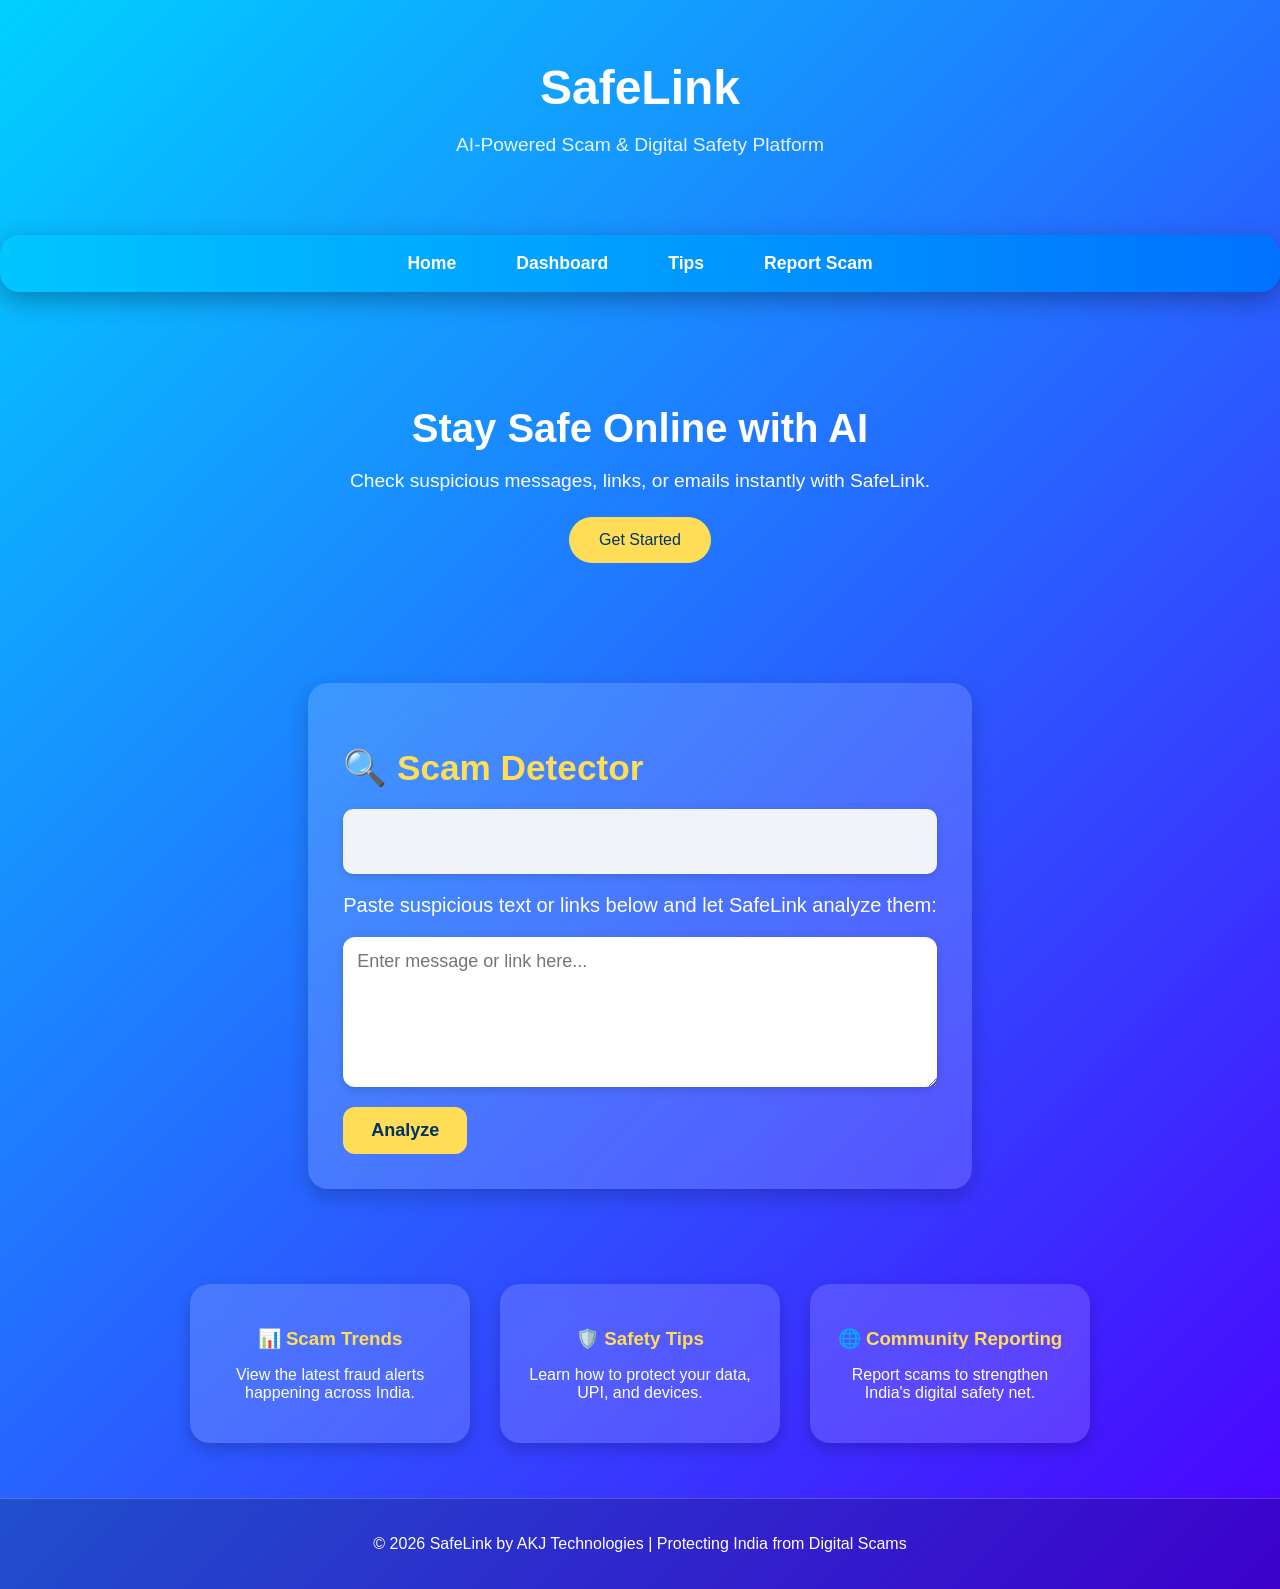
<file: index.html>
<!DOCTYPE html>
<html lang="en">
<head>
  <meta charset="UTF-8">
  <meta name="viewport" content="width=device-width, initial-scale=1.0">
  <title>SafeLink - Scam & Digital Safety Platform</title>
  <link rel="stylesheet" href="style.css">
</head>

<body>

  <header>
    <h1>SafeLink</h1>
    <p>AI-Powered Scam & Digital Safety Platform</p>
  </header>

  <nav>
    <a href="index.html">Home</a>
    <a href="dashboard.html">Dashboard</a>
    <a href="tips.html">Tips</a>
    <a href="report.html">Report Scam</a>
  </nav>

  <section class="hero">
    <h2>Stay Safe Online with AI</h2>
    <p>Check suspicious messages, links, or emails instantly with SafeLink.</p>
    <button id="getStartedBtn">Get Started</button>
  </section>

  <section class="detector" id="detector">
    <h1>🔍 Scam Detector</h1>

    <div id="result" class="result-box"></div>

    <p style="font-size: 20px;">
      Paste suspicious text or links below and let SafeLink analyze them:
    </p>

    <textarea
      id="scamInput"
      placeholder="Enter message or link here..."
    ></textarea>

    <button id="analyzeBtn">Analyze</button>
  </section>

  <section class="features">

    <div class="feature">
      <h3>📊 Scam Trends</h3>
      <p>View the latest fraud alerts happening across India.</p>
    </div>

    <div class="feature">
      <h3>🛡️ Safety Tips</h3>
      <p>Learn how to protect your data, UPI, and devices.</p>
    </div>

    <div class="feature">
      <h3>🌐 Community Reporting</h3>
      <p>Report scams to strengthen India's digital safety net.</p>
    </div>

  </section>

  <footer>
    <p>© 2026 SafeLink by AKJ Technologies | Protecting India from Digital Scams</p>
  </footer>

  <script>

    const analyzeBtn = document.getElementById("analyzeBtn");
    const textarea = document.getElementById("scamInput");
    const resultBox = document.getElementById("result");
    const getStartedBtn = document.getElementById("getStartedBtn");


    // =========================
    // GET STARTED BUTTON
    // =========================

    getStartedBtn.addEventListener("click", () => {
      document.getElementById("detector").scrollIntoView({
        behavior: "smooth"
      });

      textarea.focus();
    });


    // =========================
    // SCAM DETECTOR
    // =========================

    analyzeBtn.addEventListener("click", async () => {

      const text = textarea.value.trim();

      if (!text) {
        resultBox.className = "result-box";
        resultBox.innerHTML =
          "<span style='color:red;'>Please paste a message or link.</span>";
        return;
      }

      // Loading state
      analyzeBtn.disabled = true;
      analyzeBtn.textContent = "Analyzing...";

      resultBox.className = "result-box";
      resultBox.innerHTML = "🔎 SafeLink AI is analyzing...";


      try {

        const res = await fetch("http://127.0.0.1:5000/api/detect", {
          method: "POST",
          headers: {
            "Content-Type": "application/json"
          },
          body: JSON.stringify({
            text: text
          })
        });


        if (!res.ok) {
          throw new Error(`Server returned ${res.status}`);
        }


        const data = await res.json();

        const category = data.category
          .toLowerCase()
          .replace(/\s+/g, "-");


        // =========================
        // SAVE SCAN TO DASHBOARD
        // =========================

        const scan = {
          text: text,
          category: data.category,
          score: data.score,
          timestamp: new Date().toISOString()
        };


        const scans = JSON.parse(
          localStorage.getItem("safelinkScans") || "[]"
        );


        scans.unshift(scan);


        // Keep maximum 100 scans
        localStorage.setItem(
          "safelinkScans",
          JSON.stringify(scans.slice(0, 100))
        );


        // =========================
        // EMOJI BADGES
        // =========================

        const emojiMap = {
          "safe": "🟢",
          "phishing": "🔴",
          "otp-scam": "🔴",
          "fake-job": "🔴",
          "refund-scam": "🔴",
          "lottery-scam": "🔴",
          "kyc-scam": "🔴",
          "upi-scam": "🔴",
          "uncertain": "⚠️"
        };


        const emoji = emojiMap[category] || "⚠️";


        // =========================
        // DISPLAY RESULT
        // =========================

        resultBox.className = `result-box ${category}`;

        resultBox.innerHTML = `
          ${emoji}
          <strong>${data.category}</strong><br>
          Confidence: ${data.score}%
        `;


      } catch (err) {

        resultBox.className = "result-box";

        resultBox.innerHTML = `
          <span style="color:red;">
            Error: ${err.message}
          </span>
        `;

        console.error("SafeLink API Error:", err);

      } finally {

        analyzeBtn.disabled = false;
        analyzeBtn.textContent = "Analyze";

      }

    });

  </script>

</body>
</html>
</file>
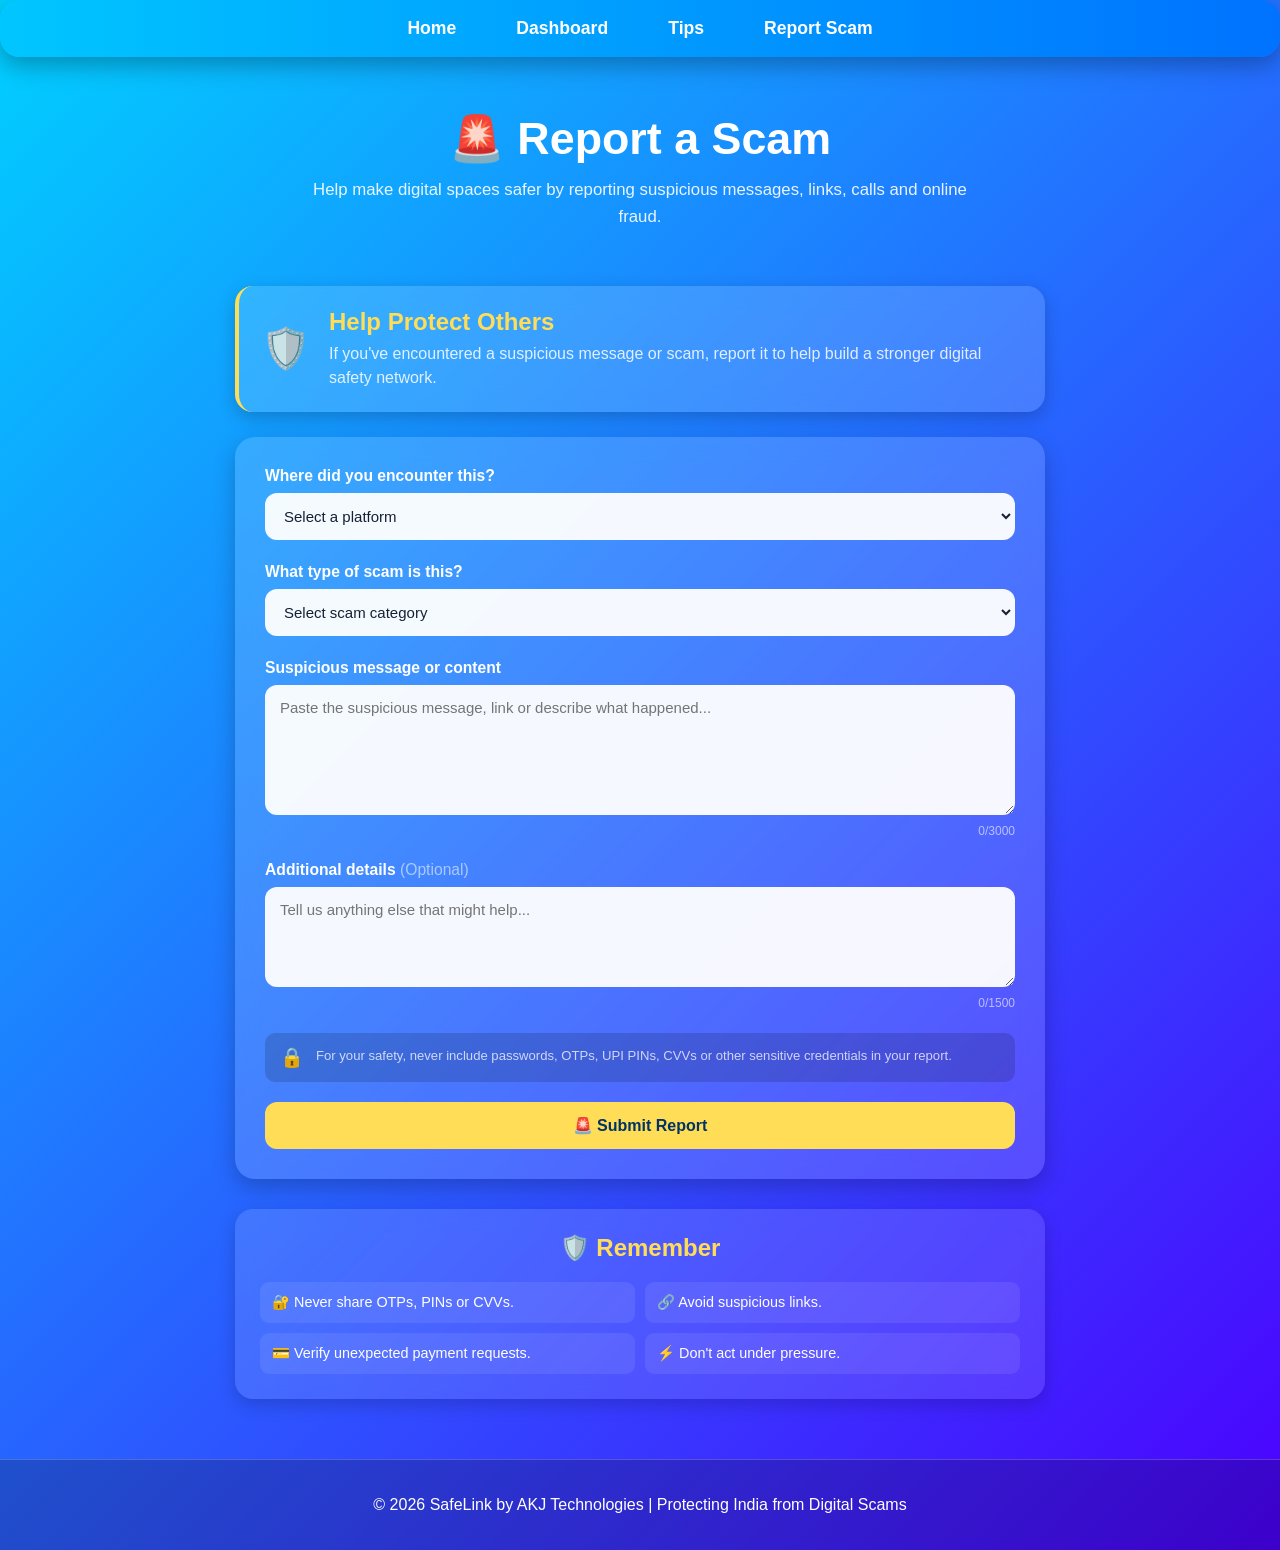
<file: report.html>
<!DOCTYPE html>
<html lang="en">
<head>
  <meta charset="UTF-8">
  <meta name="viewport" content="width=device-width, initial-scale=1.0">

  <title>SafeLink - Report a Scam</title>

  <link rel="stylesheet" href="style.css">
  <link rel="stylesheet" href="report.css">
</head>

<body>

  <!-- Navigation -->
  <nav>
    <a href="index.html">Home</a>
    <a href="dashboard.html">Dashboard</a>
    <a href="tips.html">Tips</a>
    <a href="report.html">Report Scam</a>
  </nav>


  <!-- Header -->
  <header class="report-header">
    <h1>🚨 Report a Scam</h1>

    <p>
      Help make digital spaces safer by reporting suspicious
      messages, links, calls and online fraud.
    </p>
  </header>


  <main class="report-container">

    <!-- Intro -->
    <section class="report-intro">

      <div class="intro-icon">🛡️</div>

      <div>
        <h2>Help Protect Others</h2>

        <p>
          If you've encountered a suspicious message or scam,
          report it to help build a stronger digital safety network.
        </p>
      </div>

    </section>


    <!-- Report Form -->
    <section class="report-card">

      <form id="reportForm">

        <!-- Source -->
        <div class="form-group">

          <label for="source">
            Where did you encounter this?
          </label>

          <select id="source" required>

            <option value="">
              Select a platform
            </option>

            <option value="SMS">
              📱 SMS
            </option>

            <option value="WhatsApp">
              💬 WhatsApp
            </option>

            <option value="Email">
              📧 Email
            </option>

            <option value="Phone Call">
              📞 Phone Call
            </option>

            <option value="Website">
              🌐 Website
            </option>

            <option value="Social Media">
              📱 Social Media
            </option>

            <option value="Telegram">
              ✈️ Telegram
            </option>

            <option value="Other">
              📌 Other
            </option>

          </select>

        </div>


        <!-- Category -->
        <div class="form-group">

          <label for="category">
            What type of scam is this?
          </label>

          <select id="category" required>

            <option value="">
              Select scam category
            </option>

            <option value="Phishing">
              🔗 Phishing
            </option>

            <option value="OTP Scam">
              🔐 OTP Scam
            </option>

            <option value="KYC Scam">
              🏦 KYC Scam
            </option>

            <option value="Refund Scam">
              💰 Refund Scam
            </option>

            <option value="Fake Job">
              💼 Fake Job
            </option>

            <option value="Lottery Scam">
              🎁 Lottery Scam
            </option>

            <option value="UPI Scam">
              💳 UPI Scam
            </option>

            <option value="Other Scam">
              ⚠️ Other Scam
            </option>

          </select>

        </div>


        <!-- Suspicious Message -->
        <div class="form-group">

          <label for="message">
            Suspicious message or content
          </label>

          <textarea
            id="message"
            rows="6"
            maxlength="3000"
            placeholder="Paste the suspicious message, link or describe what happened..."
            required
          ></textarea>

          <div class="character-count">
            <span id="characterCount">0</span>/3000
          </div>

        </div>


        <!-- Additional Details -->
        <div class="form-group">

          <label for="details">
            Additional details
            <span class="optional">(Optional)</span>
          </label>

          <textarea
            id="details"
            rows="4"
            maxlength="1500"
            placeholder="Tell us anything else that might help..."
          ></textarea>

          <div class="character-count">
            <span id="detailsCount">0</span>/1500
          </div>

        </div>


        <!-- AI Information -->
        <div
          id="aiDetection"
          class="ai-detection"
          style="display: none;"
        >

          <div class="ai-icon">
            🤖
          </div>

          <div>

            <strong>
              SafeLink AI Detection
            </strong>

            <p id="aiDetectionText"></p>

          </div>

        </div>


        <!-- Privacy Notice -->
        <div class="privacy-notice">

          <span>🔒</span>

          <p>
            For your safety, never include passwords, OTPs,
            UPI PINs, CVVs or other sensitive credentials
            in your report.
          </p>

        </div>


        <!-- Submit -->
        <button
          type="submit"
          class="submit-report"
          id="submitReport"
        >
          🚨 Submit Report
        </button>

      </form>

    </section>


    <!-- Success Message -->
    <section
      id="successMessage"
      class="success-message"
      style="display: none;"
    >

      <div class="success-icon">
        ✅
      </div>

      <h2>Report Submitted</h2>

      <p>
        Thank you for helping make digital spaces safer.
        Your report has been recorded successfully.
      </p>

      <div class="success-actions">

        <a href="index.html">
          🔍 Analyze Another Message
        </a>

        <a href="dashboard.html">
          📊 View Dashboard
        </a>

      </div>

    </section>


    <!-- Safety Reminder -->
    <section class="report-reminder">

      <h2>🛡️ Remember</h2>

      <div class="reminder-grid">

        <div>
          🔐 Never share OTPs, PINs or CVVs.
        </div>

        <div>
          🔗 Avoid suspicious links.
        </div>

        <div>
          💳 Verify unexpected payment requests.
        </div>

        <div>
          ⚡ Don't act under pressure.
        </div>

      </div>

    </section>

  </main>


  <footer>
    <p>
      © 2026 SafeLink by AKJ Technologies |
      Protecting India from Digital Scams
    </p>
  </footer>


  <script src="report.js"></script>

</body>
</html>
</file>
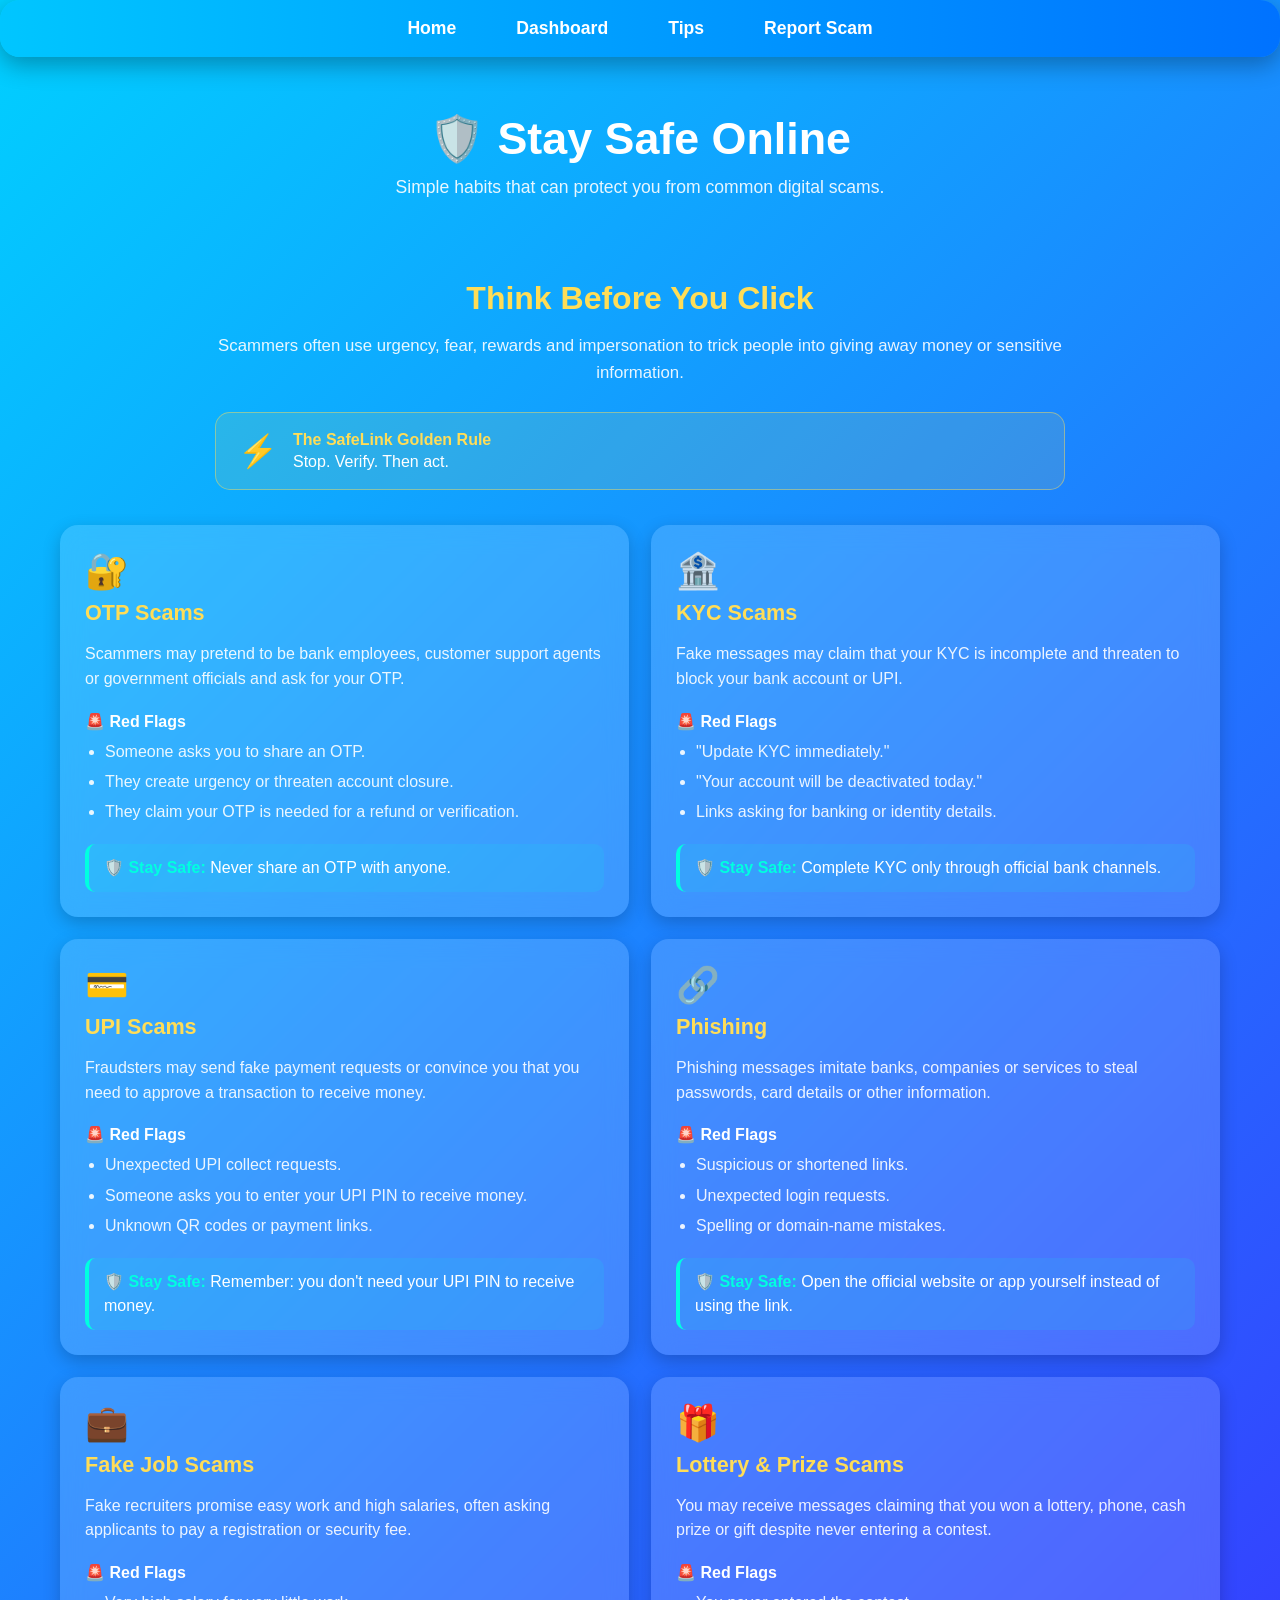
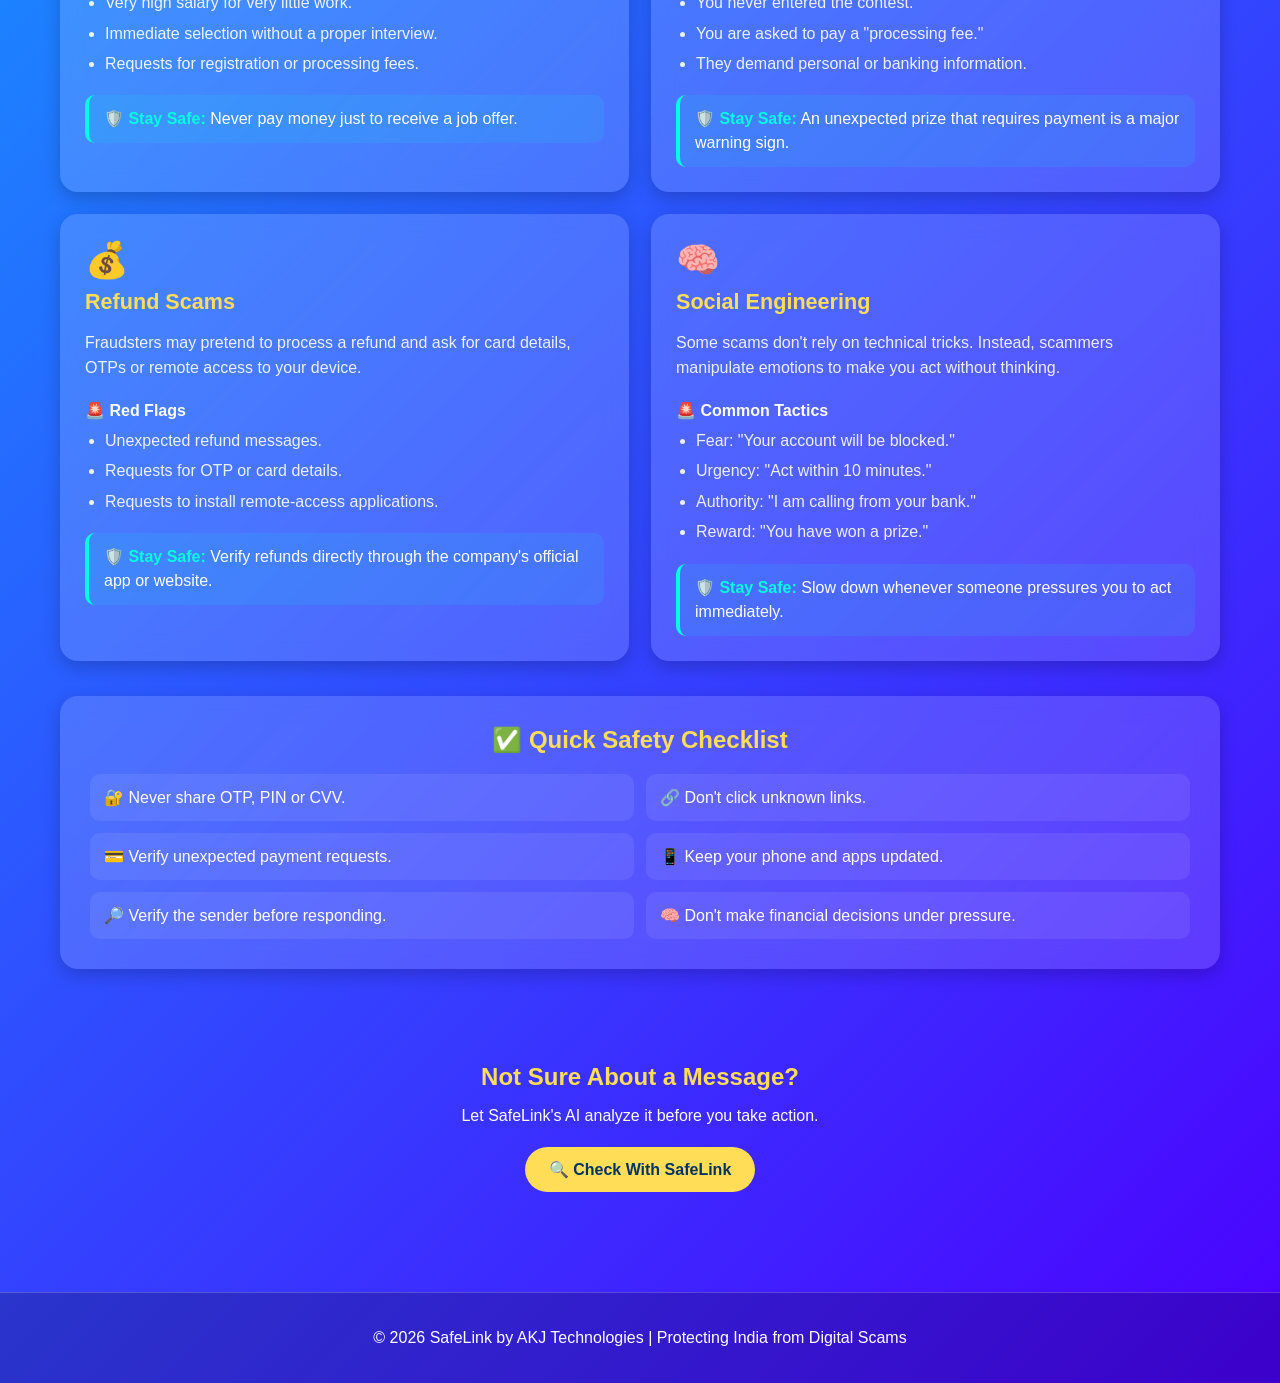
<file: tips.html>
<!DOCTYPE html>
<html lang="en">
<head>
  <meta charset="UTF-8">
  <meta name="viewport" content="width=device-width, initial-scale=1.0">
  <title>SafeLink - Safety Tips</title>
  <link rel="stylesheet" href="style.css">
  <link rel="stylesheet" href="tips.css">
</head>

<body>

  <nav>
    <a href="index.html">Home</a>
    <a href="dashboard.html">Dashboard</a>
    <a href="tips.html">Tips</a>
    <a href="report.html">Report Scam</a>
  </nav>

  <header class="tips-header">
    <h1>🛡️ Stay Safe Online</h1>
    <p>Simple habits that can protect you from common digital scams.</p>
  </header>

  <main class="tips-container">

    <!-- Introduction -->
    <section class="tips-intro">
      <h2>Think Before You Click</h2>
      <p>
        Scammers often use urgency, fear, rewards and impersonation
        to trick people into giving away money or sensitive information.
      </p>

      <div class="golden-rule">
        <span>⚡</span>
        <div>
          <strong>The SafeLink Golden Rule</strong>
          <p>
            Stop. Verify. Then act.
          </p>
        </div>
      </div>
    </section>


    <!-- Safety Categories -->
    <section class="tips-grid">

      <!-- OTP -->
      <article class="tip-card">
        <div class="tip-icon">🔐</div>

        <h3>OTP Scams</h3>

        <p>
          Scammers may pretend to be bank employees, customer support
          agents or government officials and ask for your OTP.
        </p>

        <h4>🚨 Red Flags</h4>

        <ul>
          <li>Someone asks you to share an OTP.</li>
          <li>They create urgency or threaten account closure.</li>
          <li>They claim your OTP is needed for a refund or verification.</li>
        </ul>

        <div class="tip-action">
          <strong>🛡️ Stay Safe:</strong>
          Never share an OTP with anyone.
        </div>
      </article>


      <!-- KYC -->
      <article class="tip-card">
        <div class="tip-icon">🏦</div>

        <h3>KYC Scams</h3>

        <p>
          Fake messages may claim that your KYC is incomplete and
          threaten to block your bank account or UPI.
        </p>

        <h4>🚨 Red Flags</h4>

        <ul>
          <li>"Update KYC immediately."</li>
          <li>"Your account will be deactivated today."</li>
          <li>Links asking for banking or identity details.</li>
        </ul>

        <div class="tip-action">
          <strong>🛡️ Stay Safe:</strong>
          Complete KYC only through official bank channels.
        </div>
      </article>


      <!-- UPI -->
      <article class="tip-card">
        <div class="tip-icon">💳</div>

        <h3>UPI Scams</h3>

        <p>
          Fraudsters may send fake payment requests or convince you
          that you need to approve a transaction to receive money.
        </p>

        <h4>🚨 Red Flags</h4>

        <ul>
          <li>Unexpected UPI collect requests.</li>
          <li>Someone asks you to enter your UPI PIN to receive money.</li>
          <li>Unknown QR codes or payment links.</li>
        </ul>

        <div class="tip-action">
          <strong>🛡️ Stay Safe:</strong>
          Remember: you don't need your UPI PIN to receive money.
        </div>
      </article>


      <!-- Phishing -->
      <article class="tip-card">
        <div class="tip-icon">🔗</div>

        <h3>Phishing</h3>

        <p>
          Phishing messages imitate banks, companies or services
          to steal passwords, card details or other information.
        </p>

        <h4>🚨 Red Flags</h4>

        <ul>
          <li>Suspicious or shortened links.</li>
          <li>Unexpected login requests.</li>
          <li>Spelling or domain-name mistakes.</li>
        </ul>

        <div class="tip-action">
          <strong>🛡️ Stay Safe:</strong>
          Open the official website or app yourself instead of using the link.
        </div>
      </article>


      <!-- Fake Jobs -->
      <article class="tip-card">
        <div class="tip-icon">💼</div>

        <h3>Fake Job Scams</h3>

        <p>
          Fake recruiters promise easy work and high salaries,
          often asking applicants to pay a registration or security fee.
        </p>

        <h4>🚨 Red Flags</h4>

        <ul>
          <li>Very high salary for very little work.</li>
          <li>Immediate selection without a proper interview.</li>
          <li>Requests for registration or processing fees.</li>
        </ul>

        <div class="tip-action">
          <strong>🛡️ Stay Safe:</strong>
          Never pay money just to receive a job offer.
        </div>
      </article>


      <!-- Lottery -->
      <article class="tip-card">
        <div class="tip-icon">🎁</div>

        <h3>Lottery & Prize Scams</h3>

        <p>
          You may receive messages claiming that you won a lottery,
          phone, cash prize or gift despite never entering a contest.
        </p>

        <h4>🚨 Red Flags</h4>

        <ul>
          <li>You never entered the contest.</li>
          <li>You are asked to pay a "processing fee."</li>
          <li>They demand personal or banking information.</li>
        </ul>

        <div class="tip-action">
          <strong>🛡️ Stay Safe:</strong>
          An unexpected prize that requires payment is a major warning sign.
        </div>
      </article>


      <!-- Refund -->
      <article class="tip-card">
        <div class="tip-icon">💰</div>

        <h3>Refund Scams</h3>

        <p>
          Fraudsters may pretend to process a refund and ask for
          card details, OTPs or remote access to your device.
        </p>

        <h4>🚨 Red Flags</h4>

        <ul>
          <li>Unexpected refund messages.</li>
          <li>Requests for OTP or card details.</li>
          <li>Requests to install remote-access applications.</li>
        </ul>

        <div class="tip-action">
          <strong>🛡️ Stay Safe:</strong>
          Verify refunds directly through the company's official app or website.
        </div>
      </article>


      <!-- Social Engineering -->
      <article class="tip-card">
        <div class="tip-icon">🧠</div>

        <h3>Social Engineering</h3>

        <p>
          Some scams don't rely on technical tricks. Instead,
          scammers manipulate emotions to make you act without thinking.
        </p>

        <h4>🚨 Common Tactics</h4>

        <ul>
          <li>Fear: "Your account will be blocked."</li>
          <li>Urgency: "Act within 10 minutes."</li>
          <li>Authority: "I am calling from your bank."</li>
          <li>Reward: "You have won a prize."</li>
        </ul>

        <div class="tip-action">
          <strong>🛡️ Stay Safe:</strong>
          Slow down whenever someone pressures you to act immediately.
        </div>
      </article>

    </section>


    <!-- Quick Checklist -->
    <section class="checklist">

      <h2>✅ Quick Safety Checklist</h2>

      <div class="checklist-grid">

        <div>🔐 Never share OTP, PIN or CVV.</div>
        <div>🔗 Don't click unknown links.</div>
        <div>💳 Verify unexpected payment requests.</div>
        <div>📱 Keep your phone and apps updated.</div>
        <div>🔎 Verify the sender before responding.</div>
        <div>🧠 Don't make financial decisions under pressure.</div>

      </div>

    </section>


    <!-- SafeLink CTA -->
    <section class="tips-cta">

      <h2>Not Sure About a Message?</h2>

      <p>
        Let SafeLink's AI analyze it before you take action.
      </p>

      <a href="index.html#detector">
        🔍 Check With SafeLink
      </a>

    </section>

  </main>


  <footer>
    <p>© 2026 SafeLink by AKJ Technologies | Protecting India from Digital Scams</p>
  </footer>

</body>
</html>
</file>
<file: style.css>
* {
  box-sizing: border-box;
}

body {
  margin: 0;
  min-height: 100vh;
  display: flex;
  flex-direction: column;
  font-family: 'Segoe UI', Roboto, sans-serif;
  background: linear-gradient(135deg, #00d0ff, #4c00ff);
  color: #fff;
  animation: fadeIn 1s ease-in;
}

@keyframes fadeIn {
  from { opacity: 0; }
  to { opacity: 1; }
}

@keyframes slideDown {
  from { transform: translateY(-100%); opacity: 0; }
  to { transform: translateY(0); opacity: 1; }
}

/* Header */
header {
  text-align: center;
  padding: 60px 20px;
}

header h1 {
  font-size: 3rem;
  margin: 0;
  font-weight: 700;
}

header p {
  font-size: 1.2rem;
  opacity: 0.9;
}

/* Navigation */
nav {
  display: flex;
  justify-content: center;
  gap: 60px;
  padding: 18px 25px;
  background: linear-gradient(90deg, #00c6ff, #0072ff);
  border-radius: 20px;
  box-shadow: 0 8px 25px rgba(0, 0, 0, 0.3);
  position: sticky;
  top: 0;
  z-index: 1000;
  animation: slideDown 0.8s ease-out;
}

nav a {
  color: #fff;
  text-decoration: none;
  font-weight: 600;
  font-size: 1.1rem;
  position: relative;
  transition: color 0.3s, transform 0.3s;
}

nav a:hover {
  color: #ffdd57;
  transform: scale(1.1);
}

nav a::after {
  content: "";
  position: absolute;
  width: 0;
  height: 3px;
  left: 0;
  bottom: -6px;
  background: #ffdd57;
  border-radius: 2px;
  transition: width 0.3s;
}

nav a:hover::after {
  width: 100%;
}

/* Hero */
.hero {
  text-align: center;
  padding: 80px 20px;
}

.hero h2 {
  font-size: 2.5rem;
  margin-bottom: 15px;
}

.hero p {
  font-size: 1.2rem;
  margin-bottom: 25px;
}

.hero button {
  background: #ffdd57;
  color: #003366;
  border: none;
  padding: 14px 30px;
  font-size: 1rem;
  border-radius: 30px;
  cursor: pointer;
  transition: transform 0.3s, background 0.3s;
}

.hero button:hover {
  background: #00eeff;
  transform: scale(1.05);
}

/* Scam Detector */
.detector {
  max-width: 800px;
  margin: 40px auto;
  padding: 35px;
  background: rgba(255, 255, 255, 0.15);
  backdrop-filter: blur(12px);
  border-radius: 20px;
  box-shadow: 0 8px 20px rgba(0, 0, 0, 0.2);
}

.detector h1 {
  margin-bottom: 15px;
  color: #ffdd57;
  font-size: 2.2rem;
}

/* Input */
.detector textarea {
  width: 100%;
  height: 150px;
  display: block;
  padding: 14px;
  margin-bottom: 20px;
  font-family: Arial, Helvetica, sans-serif;
  font-size: 18px;
  color: #111;
  background: #fff;
  border: none;
  border-radius: 12px;
  outline: none;
  resize: vertical;
  box-shadow: 0 3px 10px rgba(0, 0, 0, 0.15);
  transition: box-shadow 0.3s;
}

.detector textarea:focus {
  box-shadow: 0 0 0 3px rgba(0, 208, 255, 0.65),
              0 5px 15px rgba(0, 0, 0, 0.2);
}

/* Analyze Button */
.detector button {
  background: #ffdd57;
  color: #003366;
  border: none;
  padding: 13px 28px;
  font-size: 18px;
  font-weight: 600;
  border-radius: 12px;
  cursor: pointer;
  transition: background 0.3s, transform 0.2s, box-shadow 0.3s;
}

.detector button:hover {
  background: #00eeff;
  transform: translateY(-2px);
  box-shadow: 0 5px 15px rgba(0, 0, 0, 0.2);
}

.detector button:active {
  transform: scale(0.97);
}

/* Result Box */
.result-box {
  margin-top: 20px;
  padding: 18px 20px;
  min-height: 65px;
  display: block;
  background: #f0f4f8;
  color: #333;
  border-radius: 10px;
  font-size: 18px;
  font-weight: 500;
  box-shadow: 0 2px 8px rgba(0, 0, 0, 0.15);
  transition: all 0.3s ease;
}

/* Safe */
.result-box.safe {
  border-left: 6px solid #2ecc71;
  color: #1e8449;
  background: #f0fff5;
}

/* Scam Categories */
.result-box.phishing,
.result-box.otp-scam,
.result-box.kyc-scam,
.result-box.refund-scam,
.result-box.fake-job,
.result-box.lottery,
.result-box.lottery-scam,
.result-box.upi-scam {
  border-left: 6px solid #e74c3c;
  color: #c0392b;
  background: #fff5f5;
}

/* Uncertain */
.result-box.uncertain {
  border-left: 6px solid #f39c12;
  color: #d68910;
  background: #fffaf0;
}

/* Error */
.result-box.error {
  border-left: 6px solid #e74c3c;
  color: #c0392b;
  background: #fff5f5;
}

/* Features */
.features {
  display: flex;
  flex-wrap: wrap;
  justify-content: center;
  padding: 40px 20px;
}

.feature {
  width: 280px;
  margin: 15px;
  padding: 25px;
  text-align: center;
  background: rgba(255, 255, 255, 0.15);
  backdrop-filter: blur(10px);
  border-radius: 20px;
  box-shadow: 0 6px 16px rgba(0, 0, 0, 0.2);
  transition: transform 0.3s, box-shadow 0.3s;
}

.feature:hover {
  transform: translateY(-7px);
  box-shadow: 0 12px 25px rgba(0, 0, 0, 0.25);
}

.feature h3 {
  color: #ffdd57;
  margin-bottom: 10px;
}

/* Footer */
footer {
  margin-top: auto;
  width: 100%;
  box-sizing: border-box;
  text-align: center;
  padding: 20px;
  background: rgba(0, 0, 0, 0.2);
  border-top: 1px solid rgba(255, 255, 255, 0.2);
}

/* Responsive */
@media (max-width: 768px) {
  header {
    padding: 40px 15px;
  }

  header h1 {
    font-size: 2.3rem;
  }

  header p {
    font-size: 1rem;
  }

  nav {
    gap: 20px;
    padding: 15px;
    flex-wrap: wrap;
  }

  nav a {
    font-size: 0.95rem;
  }

  .hero {
    padding: 50px 15px;
  }

  .hero h2 {
    font-size: 2rem;
  }

  .detector {
    margin: 25px 15px;
    padding: 25px 20px;
  }

  .detector h1 {
    font-size: 1.8rem;
  }

  .detector textarea {
    font-size: 16px;
  }

  .feature {
    width: 90%;
    max-width: 350px;
  }
}

@media (max-width: 480px) {
  nav {
    gap: 12px;
  }

  nav a {
    font-size: 0.85rem;
  }

  .detector {
    padding: 20px 15px;
  }

  .result-box {
    font-size: 16px;
  }

  .detector button {
    width: 100%;
  }
}
</file>
<file: report.css>
/* =========================
   REPORT HEADER
   ========================= */

.report-header {
  text-align: center;
  padding: 55px 20px 35px;
}

.report-header h1 {
  margin: 0 0 12px;
  font-size: 2.8rem;
}

.report-header p {
  max-width: 700px;
  margin: auto;
  font-size: 1.05rem;
  line-height: 1.6;
  opacity: 0.9;
}


/* =========================
   MAIN CONTAINER
   ========================= */

.report-container {
  max-width: 850px;
  margin: 0 auto;
  padding: 20px 20px 60px;
}


/* =========================
   INTRO
   ========================= */

.report-intro {
  display: flex;
  align-items: center;
  gap: 18px;

  padding: 22px;
  margin-bottom: 25px;

  border-radius: 18px;

  background: rgba(255, 255, 255, 0.15);
  backdrop-filter: blur(12px);

  border-left: 4px solid #ffdd57;

  box-shadow: 0 6px 18px rgba(0, 0, 0, 0.2);
}

.intro-icon {
  font-size: 2.5rem;
}

.report-intro h2 {
  margin: 0 0 6px;
  color: #ffdd57;
}

.report-intro p {
  margin: 0;
  line-height: 1.5;
  opacity: 0.85;
}


/* =========================
   REPORT CARD
   ========================= */

.report-card {
  padding: 30px;

  border-radius: 20px;

  background: rgba(255, 255, 255, 0.15);
  backdrop-filter: blur(12px);

  box-shadow: 0 8px 22px rgba(0, 0, 0, 0.22);
}


/* =========================
   FORM
   ========================= */

.form-group {
  margin-bottom: 23px;
}

.form-group label {
  display: block;

  margin-bottom: 8px;

  font-weight: 600;
  font-size: 0.98rem;
}

.optional {
  opacity: 0.55;
  font-weight: normal;
}


/* Inputs */

.form-group select,
.form-group textarea {
  width: 100%;

  box-sizing: border-box;

  border: 1px solid rgba(255, 255, 255, 0.2);

  border-radius: 12px;

  padding: 13px 14px;

  font-family: inherit;
  font-size: 15px;

  background: rgba(255, 255, 255, 0.95);
  color: #172033;

  outline: none;

  transition:
    border-color 0.2s,
    box-shadow 0.2s;
}

.form-group select {
  cursor: pointer;
}

.form-group textarea {
  resize: vertical;
  min-height: 100px;
}

.form-group select:focus,
.form-group textarea:focus {
  border-color: #00ffe0;

  box-shadow:
    0 0 0 3px rgba(0, 255, 224, 0.15);
}


/* Character Count */

.character-count {
  text-align: right;

  margin-top: 5px;

  font-size: 0.75rem;

  opacity: 0.6;
}


/* =========================
   AI DETECTION
   ========================= */

.ai-detection {
  display: flex;
  align-items: center;
  gap: 15px;

  margin: 20px 0;

  padding: 15px;

  border-radius: 12px;

  background: rgba(231, 76, 60, 0.12);

  border-left: 4px solid #ff7675;
}

.ai-icon {
  font-size: 1.8rem;
}

.ai-detection strong {
  color: #ff7675;
}

.ai-detection p {
  margin: 4px 0 0;

  font-size: 0.9rem;

  opacity: 0.85;
}


/* =========================
   PRIVACY
   ========================= */

.privacy-notice {
  display: flex;
  align-items: flex-start;
  gap: 12px;

  margin: 20px 0;

  padding: 13px 15px;

  border-radius: 10px;

  background: rgba(0, 0, 0, 0.15);
}

.privacy-notice span {
  font-size: 1.2rem;
}

.privacy-notice p {
  margin: 0;

  font-size: 0.82rem;

  line-height: 1.45;

  opacity: 0.75;
}


/* =========================
   SUBMIT BUTTON
   ========================= */

.submit-report {
  width: 100%;

  padding: 14px 20px;

  border: none;

  border-radius: 12px;

  background: #ffdd57;

  color: #003366;

  font-size: 1rem;

  font-weight: 700;

  cursor: pointer;

  transition:
    transform 0.2s,
    background 0.2s,
    box-shadow 0.2s;
}

.submit-report:hover {
  background: #00eeff;

  transform: translateY(-2px);

  box-shadow: 0 5px 15px rgba(0, 0, 0, 0.2);
}

.submit-report:disabled {
  opacity: 0.6;
  cursor: not-allowed;
  transform: none;
}


/* =========================
   SUCCESS MESSAGE
   ========================= */

.success-message {
  margin: 25px 0;

  padding: 35px;

  text-align: center;

  border-radius: 20px;

  background: rgba(46, 204, 113, 0.12);

  border: 1px solid rgba(46, 204, 113, 0.4);

  backdrop-filter: blur(12px);
}

.success-icon {
  font-size: 3rem;
}

.success-message h2 {
  color: #55efc4;

  margin: 10px 0;
}

.success-message p {
  opacity: 0.85;
}


/* Success buttons */

.success-actions {
  display: flex;
  justify-content: center;

  gap: 12px;

  flex-wrap: wrap;

  margin-top: 22px;
}

.success-actions a {
  padding: 11px 18px;

  border-radius: 10px;

  background: #ffdd57;

  color: #003366;

  text-decoration: none;

  font-weight: 600;

  transition: 0.2s;
}

.success-actions a:hover {
  background: #00eeff;
}


/* =========================
   REMINDER
   ========================= */

.report-reminder {
  margin-top: 30px;

  padding: 25px;

  border-radius: 18px;

  background: rgba(255, 255, 255, 0.12);

  backdrop-filter: blur(10px);

  box-shadow: 0 6px 18px rgba(0, 0, 0, 0.18);
}

.report-reminder h2 {
  text-align: center;

  margin-top: 0;

  color: #ffdd57;
}

.reminder-grid {
  display: grid;

  grid-template-columns: 1fr 1fr;

  gap: 10px;
}

.reminder-grid div {
  padding: 12px;

  border-radius: 9px;

  background: rgba(255, 255, 255, 0.08);

  font-size: 0.9rem;
}


/* =========================
   RESPONSIVE
   ========================= */

@media (max-width: 650px) {

  .report-header h1 {
    font-size: 2.2rem;
  }

  .report-container {
    padding-left: 15px;
    padding-right: 15px;
  }

  .report-card {
    padding: 20px;
  }

  .report-intro {
    align-items: flex-start;
  }

  .reminder-grid {
    grid-template-columns: 1fr;
  }

}
</file>
<file: tips.css>
.tips-header {
  text-align: center;
  padding: 55px 20px 35px;
}

.tips-header h1 {
  margin: 0 0 12px;
  font-size: 2.8rem;
  color: #fff;
}

.tips-header p {
  margin: 0;
  font-size: 1.1rem;
  opacity: 0.9;
}

.tips-container {
  max-width: 1200px;
  margin: auto;
  padding: 20px 20px 60px;
}

/* Introduction */

.tips-intro {
  text-align: center;
  max-width: 850px;
  margin: 0 auto 35px;
}

.tips-intro h2 {
  color: #ffdd57;
  font-size: 2rem;
  margin-bottom: 10px;
}

.tips-intro > p {
  font-size: 1.05rem;
  line-height: 1.6;
  opacity: 0.9;
}

.golden-rule {
  display: flex;
  align-items: center;
  gap: 15px;
  text-align: left;
  margin-top: 25px;
  padding: 18px 22px;
  border-radius: 15px;
  background: rgba(255, 221, 87, 0.12);
  border: 1px solid rgba(255, 221, 87, 0.45);
}

.golden-rule > span {
  font-size: 2rem;
}

.golden-rule strong {
  color: #ffdd57;
}

.golden-rule p {
  margin: 4px 0 0;
}

/* Tips Grid */

.tips-grid {
  display: grid;
  grid-template-columns: repeat(2, 1fr);
  gap: 22px;
}

.tip-card {
  padding: 25px;
  border-radius: 18px;
  background: rgba(255, 255, 255, 0.15);
  backdrop-filter: blur(12px);
  box-shadow: 0 6px 18px rgba(0, 0, 0, 0.2);
  transition: transform 0.25s ease, box-shadow 0.25s ease;
}

.tip-card:hover {
  transform: translateY(-5px);
  box-shadow: 0 10px 25px rgba(0, 0, 0, 0.25);
}

.tip-icon {
  font-size: 2.2rem;
  margin-bottom: 8px;
}

.tip-card h3 {
  color: #ffdd57;
  margin: 0 0 10px;
  font-size: 1.35rem;
}

.tip-card p {
  line-height: 1.55;
  opacity: 0.9;
}

.tip-card h4 {
  margin: 20px 0 10px;
  color: #fff;
}

.tip-card ul {
  margin: 0;
  padding-left: 20px;
}

.tip-card li {
  margin-bottom: 8px;
  line-height: 1.4;
  opacity: 0.9;
}

.tip-action {
  margin-top: 20px;
  padding: 12px 15px;
  border-radius: 10px;
  background: rgba(0, 255, 224, 0.1);
  border-left: 4px solid #00ffe0;
  line-height: 1.5;
}

.tip-action strong {
  color: #00ffe0;
}

/* Checklist */

.checklist {
  margin-top: 35px;
  padding: 30px;
  border-radius: 18px;
  background: rgba(255, 255, 255, 0.15);
  backdrop-filter: blur(12px);
  box-shadow: 0 6px 18px rgba(0, 0, 0, 0.2);
}

.checklist h2 {
  text-align: center;
  color: #ffdd57;
  margin-top: 0;
}

.checklist-grid {
  display: grid;
  grid-template-columns: repeat(2, 1fr);
  gap: 12px;
  margin-top: 20px;
}

.checklist-grid div {
  padding: 14px;
  border-radius: 10px;
  background: rgba(255, 255, 255, 0.08);
}

/* CTA */

.tips-cta {
  text-align: center;
  margin-top: 35px;
  padding: 40px 20px;
}

.tips-cta h2 {
  color: #ffdd57;
  margin-bottom: 8px;
}

.tips-cta p {
  margin-bottom: 22px;
}

.tips-cta a {
  display: inline-block;
  padding: 13px 24px;
  border-radius: 25px;
  background: #ffdd57;
  color: #003366;
  text-decoration: none;
  font-weight: 700;
  transition: 0.25s;
}

.tips-cta a:hover {
  background: #00eeff;
  transform: translateY(-2px);
}

/* Responsive */

@media (max-width: 800px) {
  .tips-grid,
  .checklist-grid {
    grid-template-columns: 1fr;
  }

  .tips-header h1 {
    font-size: 2.2rem;
  }

  .tips-container {
    padding-left: 15px;
    padding-right: 15px;
  }
}
</file>
